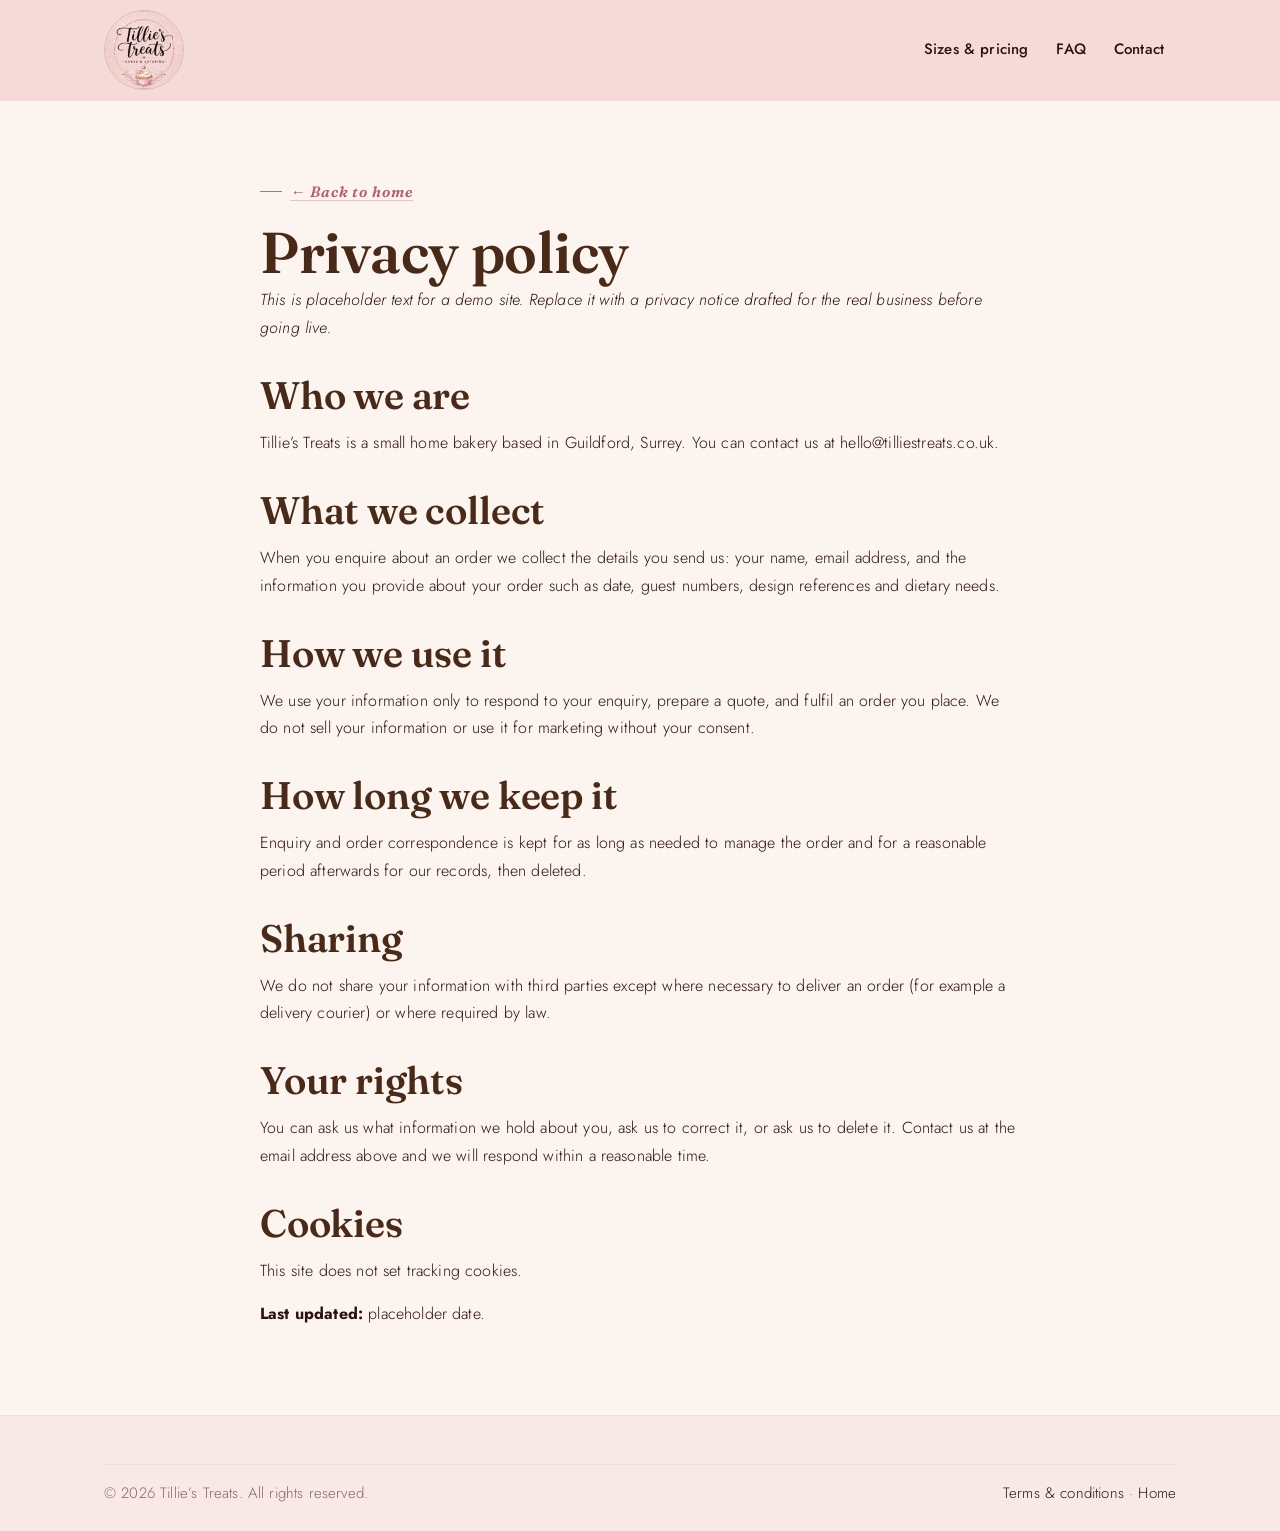
<file: privacy.html>
<!DOCTYPE html>
<html lang="en-GB">
<head>
  <meta charset="UTF-8">
  <meta name="viewport" content="width=device-width, initial-scale=1.0">
  <title>Privacy policy — Tillie's Treats</title>
  <meta name="description" content="Placeholder privacy policy for the Tillie's Treats demo site.">
  <meta name="theme-color" content="#f3d5d1">
  <link rel="icon" href="assets/favicon.png" type="image/png">
  <link rel="apple-touch-icon" href="assets/apple-touch-icon.png">
  <link rel="preconnect" href="https://fonts.googleapis.com">
  <link rel="preconnect" href="https://fonts.gstatic.com" crossorigin>
  <link rel="stylesheet" href="https://fonts.googleapis.com/css2?family=Fraunces:ital,opsz,wght@0,9..144,500;0,9..144,600;1,9..144,500;1,9..144,600&family=Jost:wght@300;400;500;600&display=swap">
  <link rel="stylesheet" href="styles.css">
</head>
<body>
  <a class="skip-link" href="#main">Skip to content</a>

  <header class="site-header">
    <div class="container site-header__inner">
      <a class="brand" href="index.html" aria-label="Tillie's Treats — home">
        <img class="brand__logo" src="assets/logo.jpeg" alt="Tillie's Treats — Cakes &amp; Catering" width="480" height="480">
      </a>
      <nav class="nav" aria-label="Primary">
        <ul class="nav__list">
          <li><a href="index.html#pricing">Sizes &amp; pricing</a></li>
          <li><a href="index.html#faq">FAQ</a></li>
          <li><a href="index.html#contact">Contact</a></li>
        </ul>
      </nav>
    </div>
  </header>

  <main id="main" class="legal">
    <p class="eyebrow"><a href="index.html">&larr; Back to home</a></p>
    <h1>Privacy policy</h1>
    <p><em>This is placeholder text for a demo site. Replace it with a privacy notice drafted for the real business before going live.</em></p>

    <h2>Who we are</h2>
    <p>Tillie&rsquo;s Treats is a small home bakery based in Guildford, Surrey. You can contact us at hello@tilliestreats.co.uk.</p>

    <h2>What we collect</h2>
    <p>When you enquire about an order we collect the details you send us: your name, email address, and the information you provide about your order such as date, guest numbers, design references and dietary needs.</p>

    <h2>How we use it</h2>
    <p>We use your information only to respond to your enquiry, prepare a quote, and fulfil an order you place. We do not sell your information or use it for marketing without your consent.</p>

    <h2>How long we keep it</h2>
    <p>Enquiry and order correspondence is kept for as long as needed to manage the order and for a reasonable period afterwards for our records, then deleted.</p>

    <h2>Sharing</h2>
    <p>We do not share your information with third parties except where necessary to deliver an order (for example a delivery courier) or where required by law.</p>

    <h2>Your rights</h2>
    <p>You can ask us what information we hold about you, ask us to correct it, or ask us to delete it. Contact us at the email address above and we will respond within a reasonable time.</p>

    <h2>Cookies</h2>
    <p>This site does not set tracking cookies.</p>

    <p><strong>Last updated:</strong> placeholder date.</p>
  </main>

  <footer class="site-footer">
    <div class="container">
      <div class="site-footer__bar">
        <span>&copy; <span data-year>2026</span> Tillie&rsquo;s Treats. All rights reserved.</span>
        <span><a href="terms.html">Terms &amp; conditions</a> &middot; <a href="index.html">Home</a></span>
      </div>
    </div>
  </footer>

  <script src="theme.js" defer></script>
</body>
</html>
</file>
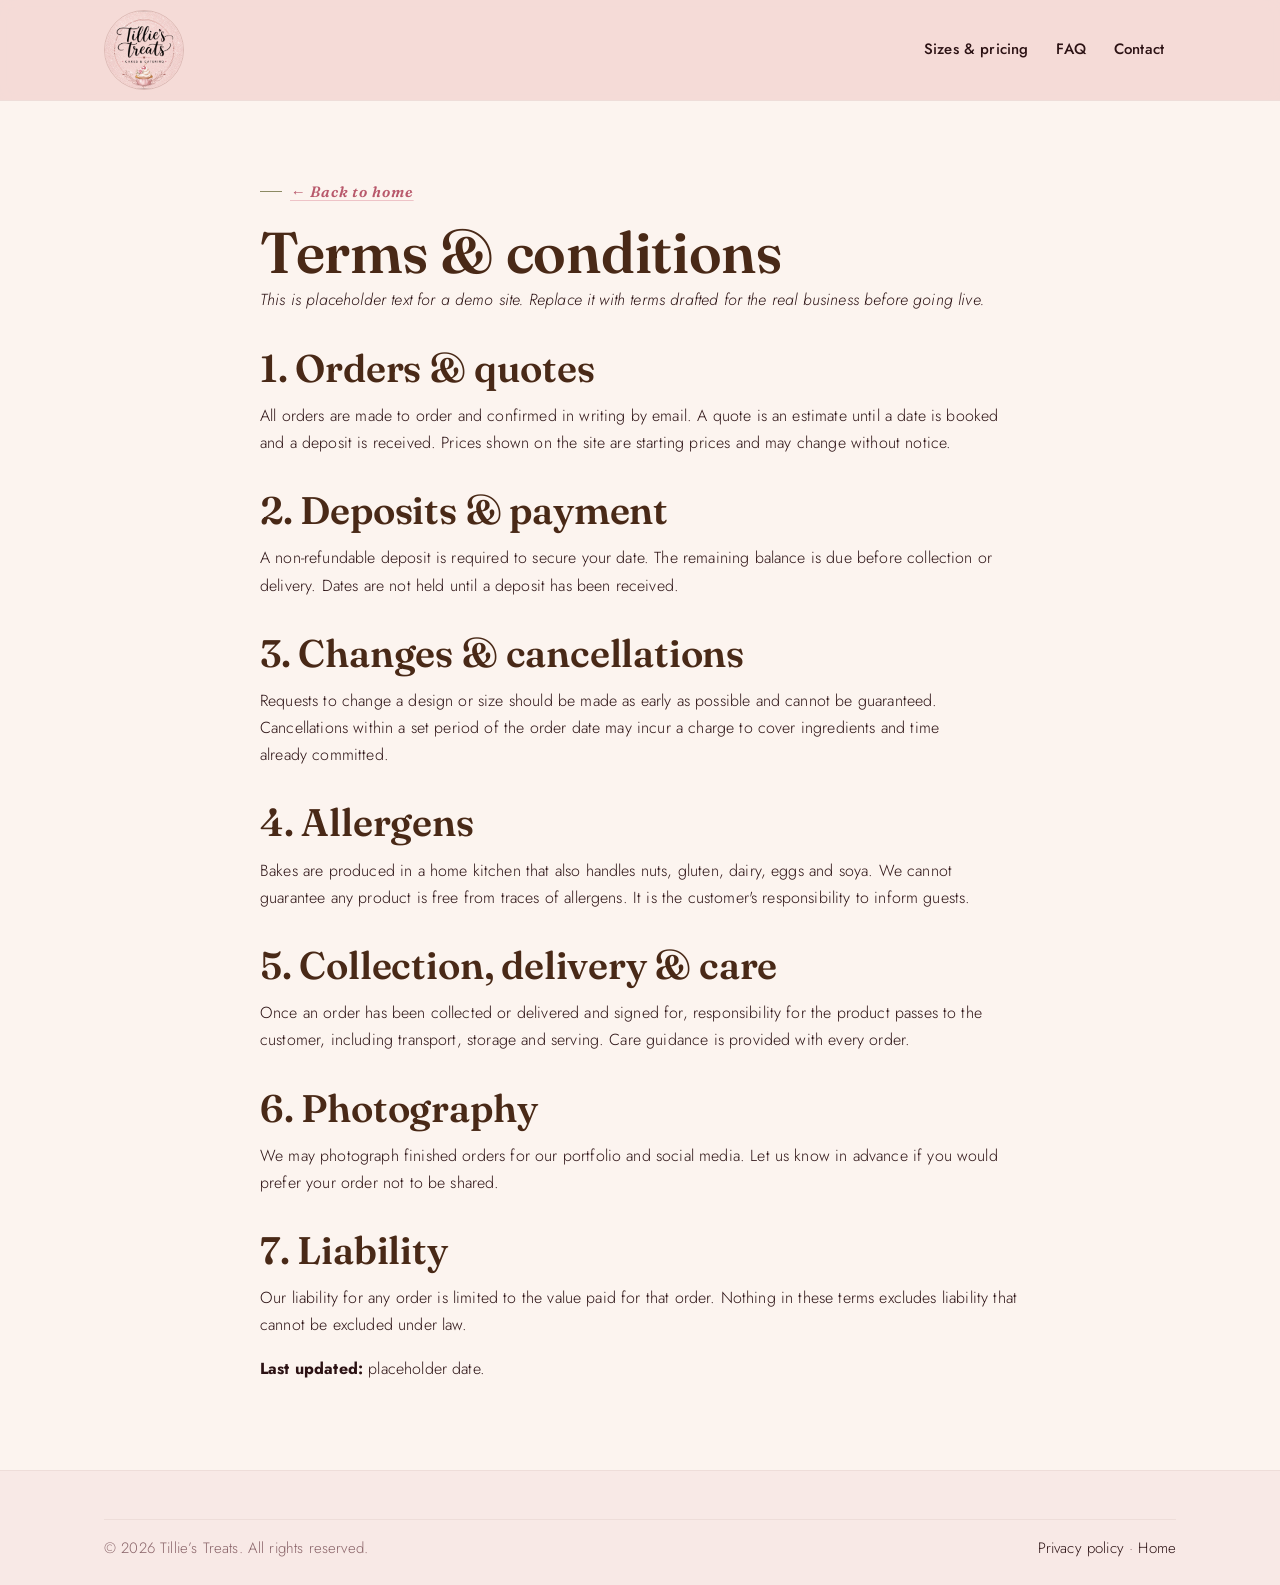
<file: terms.html>
<!DOCTYPE html>
<html lang="en-GB">
<head>
  <meta charset="UTF-8">
  <meta name="viewport" content="width=device-width, initial-scale=1.0">
  <title>Terms &amp; conditions — Tillie's Treats</title>
  <meta name="description" content="Placeholder terms and conditions for the Tillie's Treats demo site.">
  <meta name="theme-color" content="#f3d5d1">
  <link rel="icon" href="assets/favicon.png" type="image/png">
  <link rel="apple-touch-icon" href="assets/apple-touch-icon.png">
  <link rel="preconnect" href="https://fonts.googleapis.com">
  <link rel="preconnect" href="https://fonts.gstatic.com" crossorigin>
  <link rel="stylesheet" href="https://fonts.googleapis.com/css2?family=Fraunces:ital,opsz,wght@0,9..144,500;0,9..144,600;1,9..144,500;1,9..144,600&family=Jost:wght@300;400;500;600&display=swap">
  <link rel="stylesheet" href="styles.css">
</head>
<body>
  <a class="skip-link" href="#main">Skip to content</a>

  <header class="site-header">
    <div class="container site-header__inner">
      <a class="brand" href="index.html" aria-label="Tillie's Treats — home">
        <img class="brand__logo" src="assets/logo.jpeg" alt="Tillie's Treats — Cakes &amp; Catering" width="480" height="480">
      </a>
      <nav class="nav" aria-label="Primary">
        <ul class="nav__list">
          <li><a href="index.html#pricing">Sizes &amp; pricing</a></li>
          <li><a href="index.html#faq">FAQ</a></li>
          <li><a href="index.html#contact">Contact</a></li>
        </ul>
      </nav>
    </div>
  </header>

  <main id="main" class="legal">
    <p class="eyebrow"><a href="index.html">&larr; Back to home</a></p>
    <h1>Terms &amp; conditions</h1>
    <p><em>This is placeholder text for a demo site. Replace it with terms drafted for the real business before going live.</em></p>

    <h2>1. Orders &amp; quotes</h2>
    <p>All orders are made to order and confirmed in writing by email. A quote is an estimate until a date is booked and a deposit is received. Prices shown on the site are starting prices and may change without notice.</p>

    <h2>2. Deposits &amp; payment</h2>
    <p>A non-refundable deposit is required to secure your date. The remaining balance is due before collection or delivery. Dates are not held until a deposit has been received.</p>

    <h2>3. Changes &amp; cancellations</h2>
    <p>Requests to change a design or size should be made as early as possible and cannot be guaranteed. Cancellations within a set period of the order date may incur a charge to cover ingredients and time already committed.</p>

    <h2>4. Allergens</h2>
    <p>Bakes are produced in a home kitchen that also handles nuts, gluten, dairy, eggs and soya. We cannot guarantee any product is free from traces of allergens. It is the customer's responsibility to inform guests.</p>

    <h2>5. Collection, delivery &amp; care</h2>
    <p>Once an order has been collected or delivered and signed for, responsibility for the product passes to the customer, including transport, storage and serving. Care guidance is provided with every order.</p>

    <h2>6. Photography</h2>
    <p>We may photograph finished orders for our portfolio and social media. Let us know in advance if you would prefer your order not to be shared.</p>

    <h2>7. Liability</h2>
    <p>Our liability for any order is limited to the value paid for that order. Nothing in these terms excludes liability that cannot be excluded under law.</p>

    <p><strong>Last updated:</strong> placeholder date.</p>
  </main>

  <footer class="site-footer">
    <div class="container">
      <div class="site-footer__bar">
        <span>&copy; <span data-year>2026</span> Tillie&rsquo;s Treats. All rights reserved.</span>
        <span><a href="privacy.html">Privacy policy</a> &middot; <a href="index.html">Home</a></span>
      </div>
    </div>
  </footer>

  <script src="theme.js" defer></script>
</body>
</html>
</file>
<file: styles.css>
/* ==========================================================================
   Tillie's Treats — global stylesheet
   --------------------------------------------------------------------------
   All theming lives here. Colours, type, spacing, radii and shadows are
   declared once as custom properties on :root. To re-theme the site later,
   edit the token block below and nothing else.
   ========================================================================== */

/* ---------------------------------------------------------------------------
   1. Design tokens
   --------------------------------------------------------------------------- */
:root {
  color-scheme: light;

  /* Brand */
  --color-sweet-treats:            #F0DBCD;   /* cherry blossom */
  --color-accent:            #db8894;   /* cherry blossom */

  --color-accent-strong:     #b8586b;   /* deep cherry blossom / hover */
  --color-accent-soft:       #f3d5d1;   /* blush pink — accent tint for chips, rules */
  --color-on-accent:         #fcf4ef;   /* vanilla cream text on accent buttons */

  /* Secondary accents — used sparingly, never as a primary surface or CTA */
  --color-caramel:           #9c5936;   /* golden caramel, deepened for AA contrast — price/stat highlights */
  --color-sage:              #8c8a63;   /* sage leaf, deepened for visibility — decorative rules only */

  /* Surfaces */
  --color-bg:                #fcf4ef;   /* page background (vanilla cream) */
  --color-surface:           #ffffff;   /* cards, header */
  --color-surface-2:         #f8e9e6;   /* alternating sections (blush, softened) */
  --color-overlay:           rgba(58, 26, 30, 0.55); /* lightbox scrim */

  /* Text */
  --color-text:              #2c1214;   /* body copy, warmed espresso black */
  --color-heading:           #492917;   /* espresso black */
  --color-muted:             #8a6469;   /* secondary text, dusty rose tint */

  /* Lines */
  --color-border:            #eeddd9;
  --color-border-strong:     #dcb9b4;

  /* Elevation — thin and low-spread; edges do the work, not soft blur */
  --shadow-sm: 0 1px 0 rgba(90, 30, 38, 0.10);
  --shadow-md: 0 2px 10px rgba(90, 30, 38, 0.10);
  --shadow-lg: 0 4px 22px rgba(90, 30, 38, 0.16);

  /* Typography */
  --font-body: "Jost", system-ui, -apple-system, "Segoe UI", Roboto, Helvetica, Arial, sans-serif;
  --font-display: "Fraunces", "Playfair Display", Georgia, "Times New Roman", serif;
  --text-xs:  0.8125rem;
  --text-sm:  0.9375rem;
  --text-base: 1rem;
  --text-lg:  clamp(1.05rem, 1rem + 0.3vw, 1.2rem);
  --text-xl:  clamp(1.3rem, 1.15rem + 0.7vw, 1.6rem);
  --text-2xl: clamp(1.7rem, 1.4rem + 1.4vw, 2.4rem);
  --text-3xl: clamp(2.2rem, 1.7rem + 2.6vw, 3.6rem);

  /* Spacing scale */
  --space-1: 0.25rem;
  --space-2: 0.5rem;
  --space-3: 0.75rem;
  --space-4: 1rem;
  --space-5: 1.5rem;
  --space-6: 2rem;
  --space-7: 3rem;
  --space-8: 4.5rem;
  --space-9: 6.5rem;

  /* Radii — sharp, rectangular; no rounding anywhere */
  --radius-sm: 0px;
  --radius-md: 0px;
  --radius-lg: 0px;
  --radius-pill: 0px;

  /* Layout */
  --container: 1120px;
  --container-narrow: 760px;
  --header-h: 100px;

  /* Motion */
  --ease: cubic-bezier(0.22, 0.61, 0.36, 1);
  --dur: 200ms;
}

/* ---------------------------------------------------------------------------
   2. Reset & base
   --------------------------------------------------------------------------- */
*, *::before, *::after { box-sizing: border-box; }

* { margin: 0; }

html {
  scroll-behavior: smooth;
  scroll-padding-top: calc(var(--header-h) + var(--space-4));
  -webkit-text-size-adjust: 100%;
}

body {
  background: var(--color-bg);
  color: var(--color-text);
  font-family: var(--font-body);
  font-size: var(--text-base);
  font-weight: 300;
  line-height: 1.7;
  letter-spacing: 0.01em;
  -webkit-font-smoothing: antialiased;
  text-rendering: optimizeLegibility;
  min-height: 100vh;
}

h1, h2, h3, h4 {
  font-family: var(--font-display);
  color: var(--color-heading);
  line-height: 1.15;
  font-weight: 600;
  letter-spacing: -0.005em;
}

h1 { font-size: var(--text-3xl); }
h2 { font-size: var(--text-2xl); }
h3 { font-size: var(--text-xl); }
h4 { font-size: var(--text-lg); }

p { text-wrap: pretty; }

a {
  color: var(--color-accent-strong);
  text-underline-offset: 3px;
  text-decoration-color: color-mix(in srgb, var(--color-accent) 45%, transparent);
}
a:hover { color: var(--color-accent); }

img {
  display: block;
  max-width: 100%;
  height: auto;
}

ul, ol { padding-left: 1.2em; }

:focus-visible {
  outline: 3px solid var(--color-accent);
  outline-offset: 2px;
  border-radius: var(--radius-sm);
}

/* ---------------------------------------------------------------------------
   4. Layout helpers
   --------------------------------------------------------------------------- */
.container {
  width: 100%;
  max-width: var(--container);
  margin-inline: auto;
  padding-inline: var(--space-5);
}

.section {
  padding-block: var(--space-8);
}
.section--alt,
.section--surface {
  border-block: 1px solid var(--color-border);
}
.section--alt { background: var(--color-surface-2); }
.section--surface { background: var(--color-surface); }

#about {
  padding-block: clamp(10rem, 18vw, 16rem);
}

.section__head {
  max-width: var(--container-narrow);
  margin-bottom: var(--space-6);
}
.section__head.center {
  margin-inline: auto;
  text-align: center;
}

.eyebrow {
  display: inline-flex;
  align-items: center;
  gap: var(--space-2);
  font-family: var(--font-display);
  font-style: italic;
  font-size: var(--text-sm);
  font-weight: 600;
  letter-spacing: 0.06em;
  color: var(--color-accent-strong);
  margin-bottom: var(--space-3);
}
.eyebrow::before {
  content: "";
  width: 22px;
  height: 1px;
  background: var(--color-sage);
  flex: none;
}

.lead {
  font-size: var(--text-lg);
  color: var(--color-muted);
}

.skip-link {
  position: absolute;
  left: var(--space-4);
  top: var(--space-4);
  transform: translateY(-160%);
  background: var(--color-surface);
  color: var(--color-text);
  padding: var(--space-3) var(--space-4);
  border-radius: var(--radius-sm);
  box-shadow: var(--shadow-md);
  z-index: 200;
  transition: transform var(--dur) var(--ease);
}
.skip-link:focus { transform: translateY(0); }

.visually-hidden {
  position: absolute !important;
  width: 1px; height: 1px;
  padding: 0; margin: -1px;
  overflow: hidden;
  clip: rect(0 0 0 0);
  white-space: nowrap;
  border: 0;
}

/* ---------------------------------------------------------------------------
   5. Buttons
   --------------------------------------------------------------------------- */
.btn {
  --_bg: var(--color-accent);
  --_fg: var(--color-on-accent);
  display: inline-flex;
  align-items: center;
  gap: var(--space-2);
  padding: var(--space-3) var(--space-6);
  font: inherit;
  font-size: var(--text-sm);
  font-weight: 600;
  line-height: 1;
  letter-spacing: 0.12em;
  text-transform: uppercase;
  color: var(--_fg);
  background: var(--_bg);
  border: 1px solid var(--_bg);
  cursor: pointer;
  text-decoration: none;
  transition: background var(--dur) var(--ease), color var(--dur) var(--ease), border-color var(--dur) var(--ease);
}
.btn:hover {
  background: var(--color-accent-strong);
  border-color: var(--color-accent-strong);
  color: var(--_fg);
}

.btn--ghost {
  --_bg: transparent;
  --_fg: var(--color-heading);
  border-color: var(--color-border-strong);
}
.btn--ghost:hover {
  --_fg: var(--color-accent-strong);
  border-color: var(--color-accent-strong);
}

/* ---------------------------------------------------------------------------
   6. Header / navigation
   --------------------------------------------------------------------------- */
.site-header {
  position: sticky;
  top: 0;
  z-index: 100;
  background: color-mix(in srgb, var(--color-accent-soft) 80%, transparent);
  backdrop-filter: blur(10px);
  border-bottom: 1px solid var(--color-border);
}
.site-header__inner {
  display: flex;
  align-items: center;
  justify-content: space-between;
  gap: var(--space-4);
  min-height: var(--header-h);
}

.brand {
  display: inline-flex;
  align-items: center;
  text-decoration: none;
  color: var(--color-heading);
}
.brand__logo {
  width: 80px;
  height: 80px;
  flex: none;
  border-radius: 50%;
  object-fit: cover;
  border: 1px solid var(--color-border-strong);
  transition: border-color var(--dur) var(--ease);
}
.brand:hover .brand__logo {
  border-color: var(--color-accent-strong);
}

.nav {
  display: flex;
  align-items: center;
  gap: var(--space-2);
}
.nav__list {
  display: flex;
  align-items: center;
  gap: var(--space-1);
  list-style: none;
  padding: 0;
  margin: 0;
}
.nav__list a {
  display: inline-block;
  padding: var(--space-2) var(--space-3);
  border-radius: var(--radius-sm);
  color: var(--color-text);
  text-decoration: none;
  font-size: var(--text-sm);
  font-weight: 500;
}
.nav__list a:hover {
  color: var(--color-accent-strong);
  text-decoration: underline;
  text-decoration-color: var(--color-accent-strong);
  text-decoration-thickness: 1px;
  text-underline-offset: 4px;
}

.icon-btn {
  display: inline-grid;
  place-items: center;
  width: 40px; height: 40px;
  border: 1px solid var(--color-border-strong);
  border-radius: var(--radius-pill);
  background: transparent;
  color: var(--color-text);
  cursor: pointer;
  transition: background var(--dur) var(--ease), color var(--dur) var(--ease);
}
.icon-btn:hover { background: var(--color-accent-soft); color: var(--color-accent-strong); }
.icon-btn svg { width: 20px; height: 20px; }

.nav-toggle { display: none; }

@media (max-width: 860px) {
  .nav-toggle { display: inline-grid; }
  .nav {
    position: fixed;
    inset: var(--header-h) 0 auto 0;
    flex-direction: column;
    align-items: stretch;
    gap: 0;
    background: var(--color-surface);
    border-bottom: 1px solid var(--color-border);
    box-shadow: var(--shadow-lg);
    padding: var(--space-3);
    visibility: hidden;
    opacity: 0;
    pointer-events: none;
    transform: translateY(-120%);
    transition: transform var(--dur) var(--ease), opacity var(--dur) var(--ease), visibility 0s linear var(--dur);
    max-height: calc(100vh - var(--header-h));
    overflow-y: auto;
  }
  .nav[data-open="true"] {
    visibility: visible;
    opacity: 1;
    pointer-events: auto;
    transform: translateY(0);
    transition-delay: 0s;
  }
  .nav__list {
    flex-direction: column;
    align-items: stretch;
    gap: 0;
    width: 100%;
  }
  .nav__list a {
    padding: var(--space-4);
    font-size: var(--text-base);
    border-radius: var(--radius-md);
  }
  .nav .btn { margin-top: var(--space-2); justify-content: center; }
}

/* ---------------------------------------------------------------------------
   7. Hero
   --------------------------------------------------------------------------- */
.hero {
  position: relative;
  isolation: isolate;
  display: grid;
  place-items: center;
  min-height: clamp(580px, calc(100svh - var(--header-h)), 760px);
  padding: var(--space-8) var(--space-4);
  overflow: hidden;
}
.hero::before {
  content: "";
  position: absolute;
  z-index: -1;
  inset: 0;
  background: linear-gradient(90deg, rgba(44, 18, 20, 0.68), rgba(44, 18, 20, 0.38));
}
.hero__media {
  position: absolute;
  z-index: -2;
  inset: 0;
}
.hero__media img {
  width: 100%;
  height: 100%;
  object-fit: cover;
  object-position: center;
}
.hero__content {
  position: relative;
  text-align: center;
}
.hero__copy {
  max-width: var(--container-narrow);
  margin-inline: auto;
}
.hero .eyebrow,
.hero__copy h1,
.hero__copy .lead {
  color: var(--color-on-accent);
}
.hero .eyebrow::before { background: currentColor; }
.hero__copy h1 { margin-bottom: var(--space-4); }
.hero__copy .lead { margin-bottom: var(--space-6); }
.hero__actions {
  display: flex;
  flex-wrap: wrap;
  justify-content: center;
  gap: var(--space-3);
}
.hero .btn--ghost {
  --_fg: var(--color-on-accent);
  border-color: color-mix(in srgb, var(--color-on-accent) 75%, transparent);
}
.hero .btn--ghost:hover {
  --_fg: var(--color-on-accent);
  background: color-mix(in srgb, var(--color-on-accent) 16%, transparent);
  border-color: var(--color-on-accent);
}

@media (max-width: 860px) {
  .hero {
    min-height: 620px;
    padding-block: var(--space-7);
  }
}

/* ---------------------------------------------------------------------------
   8. Services introduction
   --------------------------------------------------------------------------- */
.services-intro {
  position: relative;
  display: grid;
  place-items: center;
  min-height: clamp(220px, 38vw, 420px);
  overflow: hidden;
  isolation: isolate;
  background: var(--color-heading);
}
.services-intro__image {
  position: absolute;
  z-index: -2;
  inset: -8%;
  width: 116%;
  max-width: none;
  height: 116%;
  object-fit: cover;
  transform: translate3d(var(--parallax-x, 0px), var(--parallax-y, 0px), 0);
  will-change: transform;
}
.services-intro__overlay {
  position: absolute;
  z-index: -1;
  inset: 0;
  background: rgba(44, 18, 20, 0.42);
}
.services-intro__content {
  text-align: center;
}
.services-intro h2 {
  color: var(--color-on-accent);
  font-size: clamp(2.4rem, 2rem + 3vw, 4.8rem);
}

/* ---------------------------------------------------------------------------
   9. About
   --------------------------------------------------------------------------- */
.about__grid {
  display: grid;
  grid-template-columns: 0.85fr 1.15fr;
  gap: var(--space-8);
  align-items: center;
}
.about__media {
  position: relative;
  isolation: isolate;
  border-radius: var(--radius-lg);
  box-shadow: var(--shadow-md);
  aspect-ratio: 1 / 1;
  background: linear-gradient(135deg, var(--color-surface), var(--color-surface-2));
}
.about__media::before {
  content: "";
  position: absolute;
  z-index: -1;
  inset: 0;
  transform: translate(calc(-1 * var(--space-5)), var(--space-5));
  background: var(--color-accent-soft);
}
.about__media img {
  position: relative;
  width: 100%;
  height: 100%;
  object-fit: cover;
}
.about__body p + p { margin-top: var(--space-4); }

.stats {
  display: flex;
  flex-wrap: wrap;
  gap: var(--space-6);
  margin-top: var(--space-6);
  padding-top: var(--space-5);
  border-top: 1px solid var(--color-border);
}
.stats div { min-width: 90px; }
.stats dt {
  font-family: var(--font-display);
  font-size: var(--text-xl);
  color: var(--color-caramel);
}
.stats dd { font-size: var(--text-sm); color: var(--color-muted); }

@media (max-width: 860px) {
  .about__grid { grid-template-columns: 1fr; gap: var(--space-6); }
  .about__media { aspect-ratio: 5 / 4; }
}

/* ---------------------------------------------------------------------------
   9. Cards grid (pricing + desserts)
   --------------------------------------------------------------------------- */
.grid {
  display: grid;
  gap: var(--space-5);
}
.grid--3 { grid-template-columns: repeat(3, 1fr); }
.grid--auto { grid-template-columns: repeat(auto-fill, minmax(240px, 1fr)); }

@media (max-width: 860px) {
  .grid--3 { grid-template-columns: 1fr 1fr; }
}
@media (max-width: 560px) {
  .grid--3 { grid-template-columns: 1fr; }
}

.card {
  background: var(--color-surface);
  border: 1px solid var(--color-border);
  border-radius: var(--radius-md);
  padding: var(--space-5);
  box-shadow: var(--shadow-sm);
  display: flex;
  flex-direction: column;
  gap: var(--space-3);
}
.card h3 { color: var(--color-heading); }
.card .price {
  font-family: var(--font-display);
  font-size: var(--text-xl);
  color: var(--color-caramel);
}
.card .price span { font-size: var(--text-sm); color: var(--color-muted); font-family: var(--font-body); }
.card ul { color: var(--color-muted); font-size: var(--text-sm); }
.card--media { padding: 0; overflow: hidden; }
.card--media img { aspect-ratio: 4 / 3; object-fit: cover; width: 100%; background: var(--color-surface-2); }
.card--media .card__text { padding: var(--space-5); display: flex; flex-direction: column; gap: var(--space-2); }

.note {
  margin-top: var(--space-6);
  padding: var(--space-4) var(--space-5);
  background: var(--color-accent-soft);
  border: 1px solid var(--color-border);
  border-left: 3px solid var(--color-sage);
  border-radius: var(--radius-md);
  font-size: var(--text-sm);
  color: var(--color-text);
}

.pricing__menu {
  margin-top: var(--space-7);
  text-align: center;
}
.pricing__menu-head {
  max-width: var(--container-narrow);
  margin: 0 auto var(--space-6);
}
.pricing__menu-head h3 {
  margin-bottom: var(--space-2);
  color: var(--color-heading);
}
.pricing__menu-head p:last-child,
.pricing__flavour-group p {
  color: var(--color-muted);
}
.pricing__flavours {
  display: grid;
  gap: var(--space-5);
  max-width: var(--container-narrow);
  margin-inline: auto;
}
.pricing__flavour-group h4 {
  margin-bottom: var(--space-2);
  color: var(--color-accent-strong);
  text-decoration: underline;
}
.pricing__flavour-group p {
  line-height: 1.8;
}
.pricing__flavour-options > span {
  display: inline-flex;
  align-items: center;
}
.pricing__flavour-options > span:not(:last-child)::after {
  content: "♥";
  margin-inline: 1em;
  color: var(--color-accent-strong);
  font-size: 0.75em;
  line-height: 1;
}

/* ---------------------------------------------------------------------------
   10. Gallery + lightbox
   --------------------------------------------------------------------------- */
.gallery {
  display: grid;
  grid-template-columns: repeat(3, 1fr);
  gap: var(--space-3);
}
@media (max-width: 860px) { .gallery { grid-template-columns: 1fr 1fr; } }
@media (max-width: 480px) { .gallery { grid-template-columns: 1fr; } }

.gallery button {
  padding: 0;
  border: 0;
  background: var(--color-surface-2);
  border-radius: var(--radius-md);
  overflow: hidden;
  cursor: zoom-in;
  aspect-ratio: 1 / 1;
}
.gallery img {
  width: 100%; height: 100%;
  object-fit: cover;
  transition: transform 400ms var(--ease);
}
.gallery button:hover img { transform: scale(1.05); }

.lightbox[open] {
  display: grid;
  place-items: center;
}
.lightbox {
  position: fixed;
  inset: 0;
  z-index: 300;
  margin: 0;
  padding: var(--space-5);
  background: var(--color-overlay);
  backdrop-filter: blur(3px);
  border: 0;
  width: 100%;
  height: 100%;
  max-width: 100%;
  max-height: 100%;
}
.lightbox::backdrop { background: transparent; }
.lightbox img {
  max-width: min(92vw, 1000px);
  max-height: 84vh;
  border-radius: var(--radius-md);
  box-shadow: var(--shadow-lg);
}
.lightbox__close {
  position: absolute;
  top: var(--space-5);
  right: var(--space-5);
  background: var(--color-surface);
  color: var(--color-text);
}
.lightbox__caption {
  position: absolute;
  bottom: var(--space-6);
  left: 50%;
  transform: translateX(-50%);
  background: color-mix(in srgb, var(--color-surface) 90%, transparent);
  color: var(--color-text);
  padding: var(--space-2) var(--space-4);
  border-radius: var(--radius-pill);
  font-size: var(--text-sm);
}

/* ---------------------------------------------------------------------------
   11. FAQ
   --------------------------------------------------------------------------- */
.faq {
  max-width: var(--container-narrow);
  margin-inline: auto;
}
.faq details {
  border: 1px solid var(--color-border);
  border-radius: var(--radius-md);
  background: var(--color-surface);
  margin-bottom: var(--space-3);
  overflow: hidden;
}
.faq summary {
  list-style: none;
  cursor: pointer;
  padding: var(--space-4) var(--space-5);
  font-family: var(--font-display);
  font-size: var(--text-lg);
  color: var(--color-heading);
  display: flex;
  justify-content: space-between;
  align-items: center;
  gap: var(--space-4);
}
.faq summary::-webkit-details-marker { display: none; }
.faq summary::after {
  content: "";
  width: 12px; height: 12px;
  flex: none;
  border-right: 2px solid var(--color-accent-strong);
  border-bottom: 2px solid var(--color-accent-strong);
  transform: rotate(45deg);
  transition: transform var(--dur) var(--ease);
}
.faq details[open] summary::after { transform: rotate(225deg); }
.faq details > p {
  padding: 0 var(--space-5) var(--space-5);
  color: var(--color-muted);
}

/* ---------------------------------------------------------------------------
   12. Contact
   --------------------------------------------------------------------------- */
.contact__grid {
  display: grid;
  grid-template-columns: repeat(3, 1fr);
  gap: var(--space-5);
}
@media (max-width: 860px) { .contact__grid { grid-template-columns: 1fr; } }

.contact__card {
  background: var(--color-surface);
  border: 1px solid var(--color-border);
  border-radius: var(--radius-md);
  padding: var(--space-5);
  box-shadow: var(--shadow-sm);
}
.contact__card h3 { margin-bottom: var(--space-2); }
.contact__card a { font-weight: 600; }
.contact__steps { counter-reset: step; list-style: none; padding: 0; margin-top: var(--space-5); }
.contact__steps li {
  position: relative;
  padding-left: var(--space-7);
  margin-bottom: var(--space-4);
  color: var(--color-muted);
}
.contact__steps li::before {
  counter-increment: step;
  content: counter(step);
  position: absolute;
  left: 0; top: 0;
  width: 32px; height: 32px;
  display: grid; place-items: center;
  background: var(--color-accent-soft);
  color: var(--color-accent-strong);
  border-radius: var(--radius-pill);
  font-family: var(--font-display);
  font-weight: 600;
}

.contact__steps-heading { margin-top: var(--space-7); }

.socials {
  display: flex;
  gap: var(--space-3);
  margin-top: var(--space-3);
}
.social {
  display: inline-grid;
  place-items: center;
  width: 40px; height: 40px;
  border-radius: var(--radius-pill);
  background: var(--color-accent-soft);
  color: var(--color-accent-strong);
  cursor: not-allowed;
}
.social svg { width: 20px; height: 20px; }

/* ---------------------------------------------------------------------------
   13. Footer
   --------------------------------------------------------------------------- */
.site-footer {
  background: var(--color-surface-2);
  border-top: 1px solid var(--color-border);
  padding-block: var(--space-7) var(--space-5);
  font-size: var(--text-sm);
}
.site-footer__grid {
  display: grid;
  grid-template-columns: 1.4fr 1fr 1fr;
  gap: var(--space-6);
  margin-bottom: var(--space-6);
}
@media (max-width: 720px) { .site-footer__grid { grid-template-columns: 1fr; gap: var(--space-5); } }
.site-footer .brand__logo { width: 64px; height: 64px; }
.site-footer h4 { font-family: var(--font-body); font-size: var(--text-xs); letter-spacing: 0.14em; text-transform: uppercase; color: var(--color-muted); margin-bottom: var(--space-3); }
.site-footer ul { list-style: none; padding: 0; display: grid; gap: var(--space-2); }
.site-footer a { color: var(--color-text); text-decoration: none; }
.site-footer a:hover { color: var(--color-accent-strong); }
.site-footer__bar {
  border-top: 1px solid var(--color-border);
  padding-top: var(--space-4);
  display: flex;
  flex-wrap: wrap;
  gap: var(--space-3) var(--space-5);
  justify-content: space-between;
  color: var(--color-muted);
}

.footer-blurb {
  margin-top: var(--space-3);
  color: var(--color-muted);
  max-width: 32ch;
}

/* Legal pages */
.legal {
  max-width: var(--container-narrow);
  margin-inline: auto;
  padding-block: var(--space-8);
}
.legal h2 { margin: var(--space-6) 0 var(--space-3); }
.legal p { margin-bottom: var(--space-4); color: var(--color-text); }

/* ---------------------------------------------------------------------------
   14. Motion preferences
   --------------------------------------------------------------------------- */
@media (prefers-reduced-motion: reduce) {
  html { scroll-behavior: auto; }
  *, *::before, *::after {
    animation-duration: 0.001ms !important;
    animation-iteration-count: 1 !important;
    transition-duration: 0.001ms !important;
  }
}
</file>
